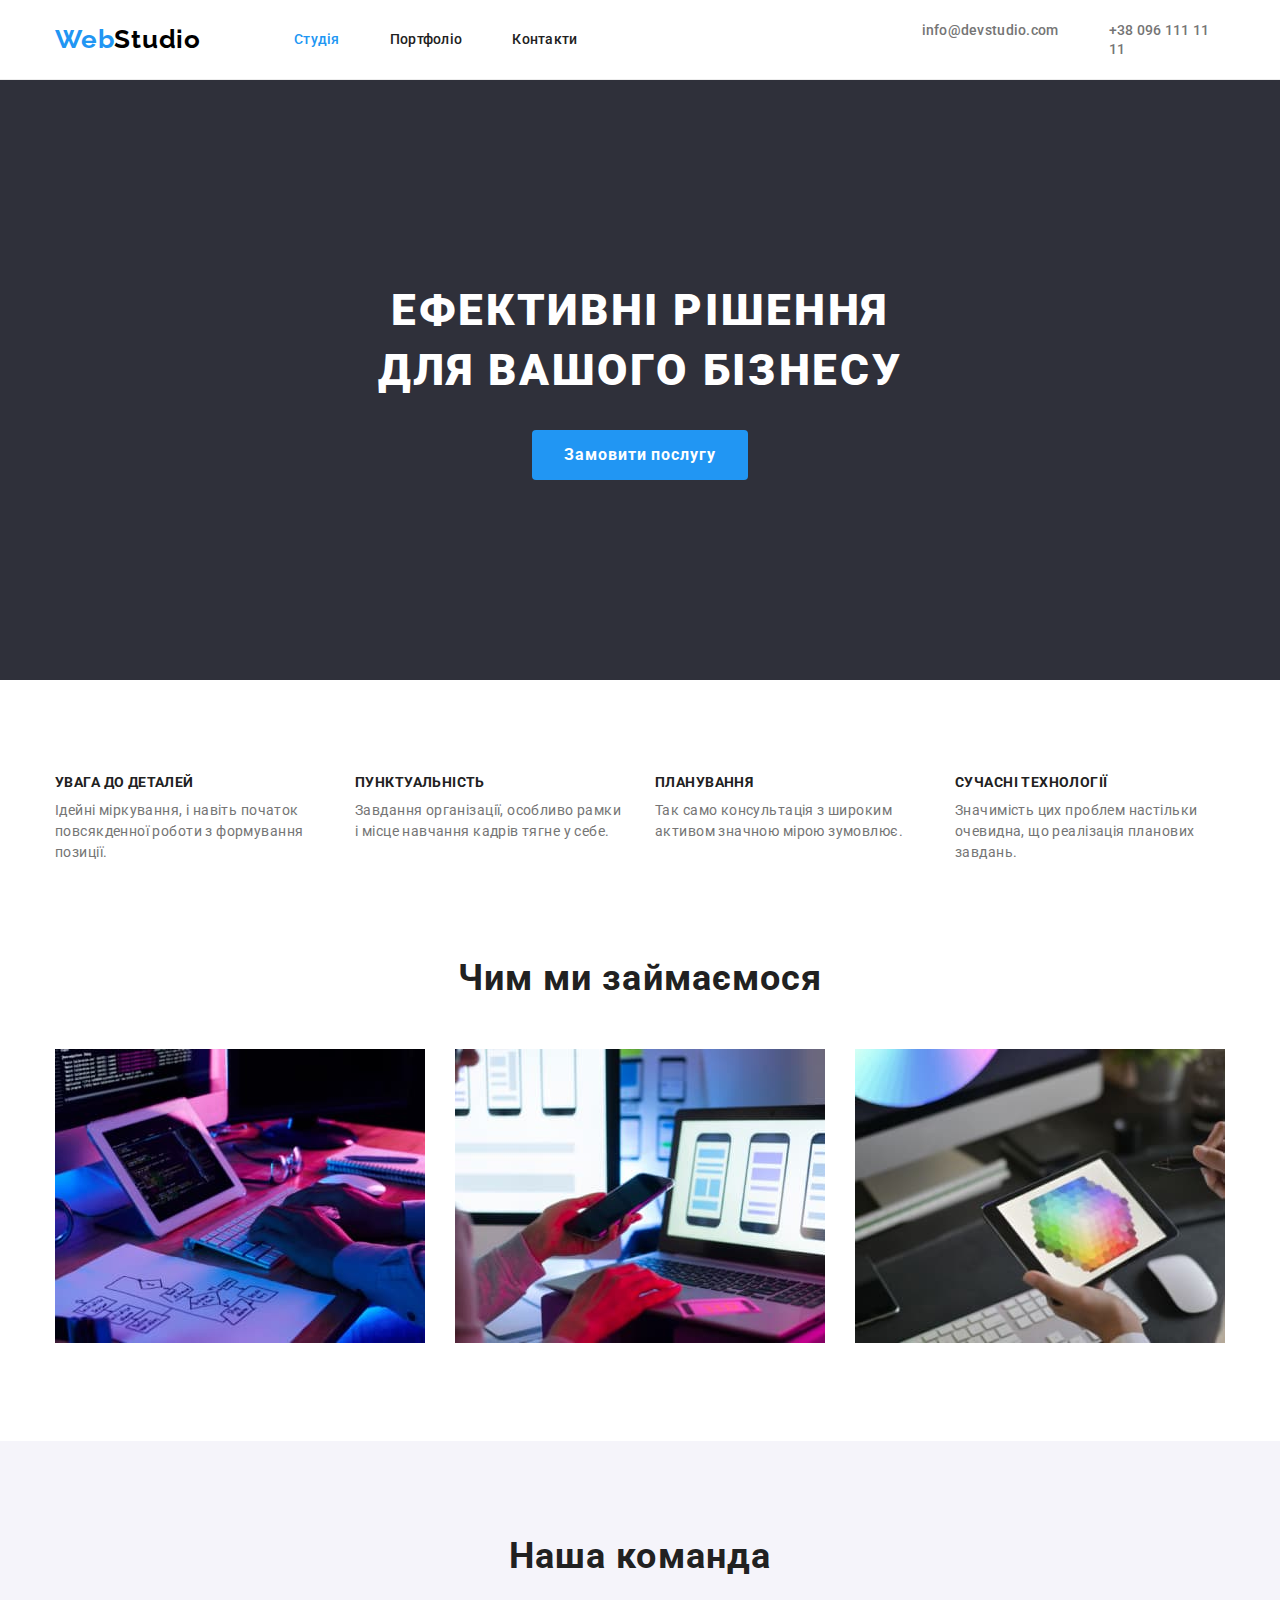
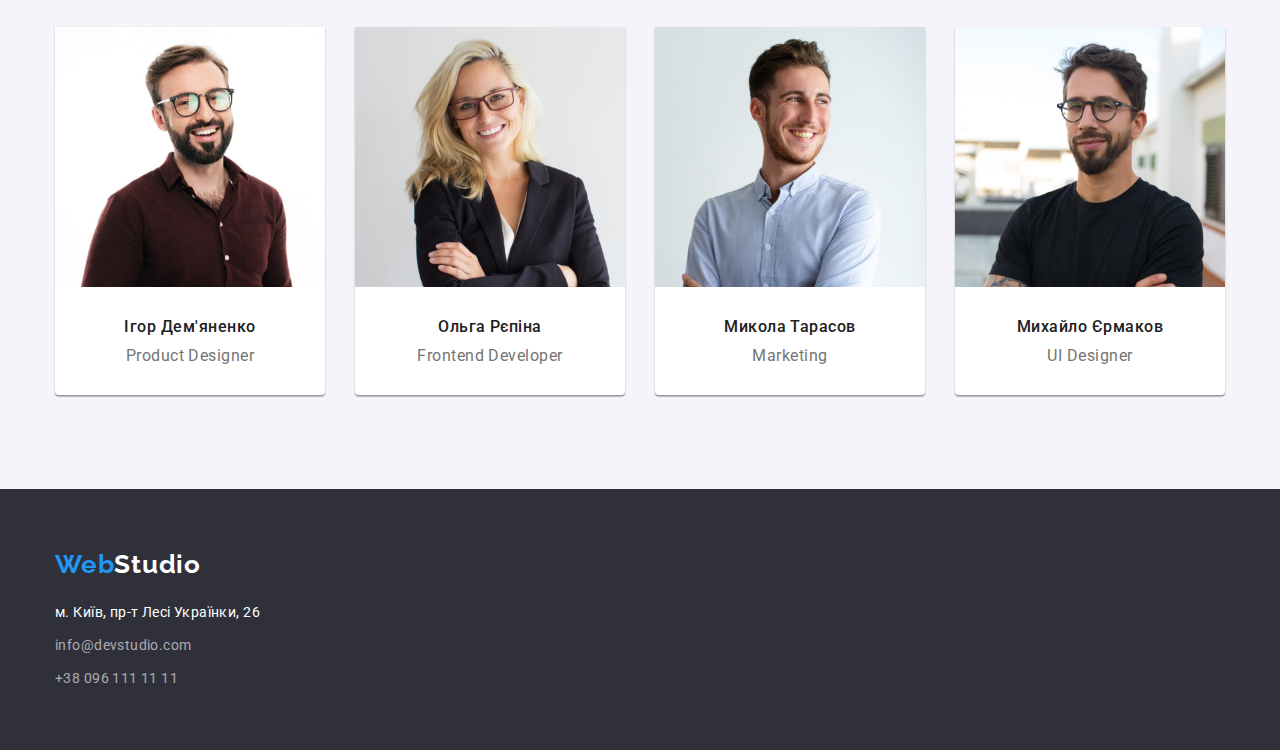
<file: index.html>
<!DOCTYPE html>
<html lang="uk">
  <head>
    <meta charset="UTF-8" />
    <meta http-equiv="X-UA-Compatible" content="IE=edge" />
    <meta name="viewport" content="width=device-width, initial-scale=1.0" />
    <link
      href="https://fonts.googleapis.com/css2?family=Raleway:wght@700&family=Roboto:wght@400;500;700;900&display=swap"
      rel="stylesheet"
    />
    <title>Document</title>
    <link
      rel="stylesheet"
      href="https://cdnjs.cloudflare.com/ajax/libs/modern-normalize/0.6.0/modern-normalize.min.css"
    />
    <link rel="stylesheet" href="./css/style.css" />
  </head>
  <body>
    <!-- Шапка сайта -->
    <header class="header">
      <div class="container header-container">
        <a class="logo" href="/"><span class="logo-text">Web</span>Studio</a>
        <nav>
          <ul class="header-nav list">
            <li><a href="#" class="header-nav-link active">Студія</a></li>
            <li>
              <a href="./portfolio.html" class="header-nav-link">Портфоліо</a>
            </li>
            <li><a href="#" class="header-nav-link">Контакти</a></li>
          </ul>
        </nav>

        <ul class="nav-contact list">
          <li class="nav-contact-list">
            <a class="header-contact" href="mailto:info@devstudio.com"
              >info@devstudio.com</a
            >
          </li>
          <li class="nav-contact-list">
            <a class="header-contact" href="tel:+380961111111"
              >+38 096 111 11 11</a
            >
          </li>
        </ul>
      </div>
    </header>
    <main>
      <!-- Секия под шапкой -->
      <section class="hero section">
        <div class="container">
          <h1 class="main-title">
            Ефективні рішення <br />
            для вашого бізнесу
          </h1>
          <button type="button" class="btn-order">Замовити послугу</button>
        </div>
      </section>
      <!-- Секция особенности компании -->
      <section class="features section">
        <div class="container features-container">
          <h2 class="hide">Особливоті</h2>
          <ul class="features-list list">
            <li class="features-item">
              <h3 class="title-features">УВАГА ДО ДЕТАЛЕЙ</h3>
              <p class="features-text">
                Ідейні міркування, і навіть початок повсякденної роботи з
                формування позиції.
              </p>
            </li>
            <li class="features-item">
              <h3 class="title-features">ПУНКТУАЛЬНІСТЬ</h3>
              <p class="features-text">
                Завдання організації, особливо рамки і місце навчання кадрів
                тягне у себе.
              </p>
            </li>
            <li class="features-item">
              <h3 class="title-features">ПЛАНУВАННЯ</h3>
              <p class="features-text">
                Так само консультація з широким активом значною мірою зумовлює.
              </p>
            </li>
            <li class="features-item">
              <h3 class="title-features">СУЧАСНІ ТЕХНОЛОГІЇ</h3>
              <p class="features-text">
                Значимість цих проблем настільки очевидна, що реалізація
                планових завдань.
              </p>
            </li>
          </ul>
        </div>
      </section>
      <!-- Секция чем мы занимаемся  -->
      <section class="about-us section">
        <div class="container">
          <h2 class="title">Чим ми займаємося</h2>
          <ul class="list about-list">
            <li>
              <img
                src="./images/aboutus1.jpg"
                alt="людина пише код на комп'ютері"
                width="370"
              />
            </li>
            <li>
              <img
                src="./images/aboutus2.jpg"
                alt="людина робить дизайн за ноутбуком"
                width="370"
              />
            </li>
            <li>
              <img
                src="./images/aboutus3.jpg"
                alt="людина обирає колір на планшеті"
                width="370"
              />
            </li>
          </ul>
        </div>
      </section>
      <!-- Секция наша команда -->
      <section class="our-team section">
        <div class="container team-container">
          <h2 class="title">Наша команда</h2>
          <ul class="list team-list">
            <li class="team-item">
              <img src="./images/igordevs.jpg" alt="Розробник" width="270" />
              <div class="team-wrap">
                <h3 class="our-team-title">Ігор Дем'яненко</h3>
                <p lang="en" class="our-team-text">Product Designer</p>
              </div>
            </li>
            <li class="team-item">
              <img src="./images/olenadev.jpg" alt="Розробниця" width="270" />
              <div class="team-wrap">
                <h3 class="our-team-title">Ольга Рєпіна</h3>
                <p lang="en" class="our-team-text">Frontend Developer</p>
              </div>
            </li>
            <li class="team-item">
              <img
                src="./images/mykolamarketing.jpg"
                alt="Розробник"
                width="270"
              />
              <div class="team-wrap">
                <h3 class="our-team-title">Микола Тарасов</h3>
                <p lang="en" class="our-team-text">Marketing</p>
              </div>
            </li>
            <li class="team-item">
              <img
                src="./images/mixadesigner.jpg"
                alt="Розробник"
                width="270"
              />
              <div class="team-wrap">
                <h3 class="our-team-title">Михайло Єрмаков</h3>
                <p lang="en" class="our-team-text">UI Designer</p>
              </div>
            </li>
          </ul>
        </div>
      </section>
    </main>
    <!-- Подвал сайта -->
    <footer class="footer">
      <div class="container">
        <a href="/" class="logo-footer"
          ><span class="logo-text">Web</span>Studio</a
        >
        <address>
          <p class="adress">м. Київ, пр-т Лесі Українки, 26</p>
          <ul class="footer-list list">
            <li class="footer-item">
              <a class="footer-contact" href="mailto:info@devstudio.com"
                >info@devstudio.com</a
              >
            </li>
            <li class="footer-item">
              <a class="footer-contact" href="tel:+380961111111"
                >+38 096 111 11 11</a
              >
            </li>
          </ul>
        </address>
      </div>
    </footer>
  </body>
</html>
</file>
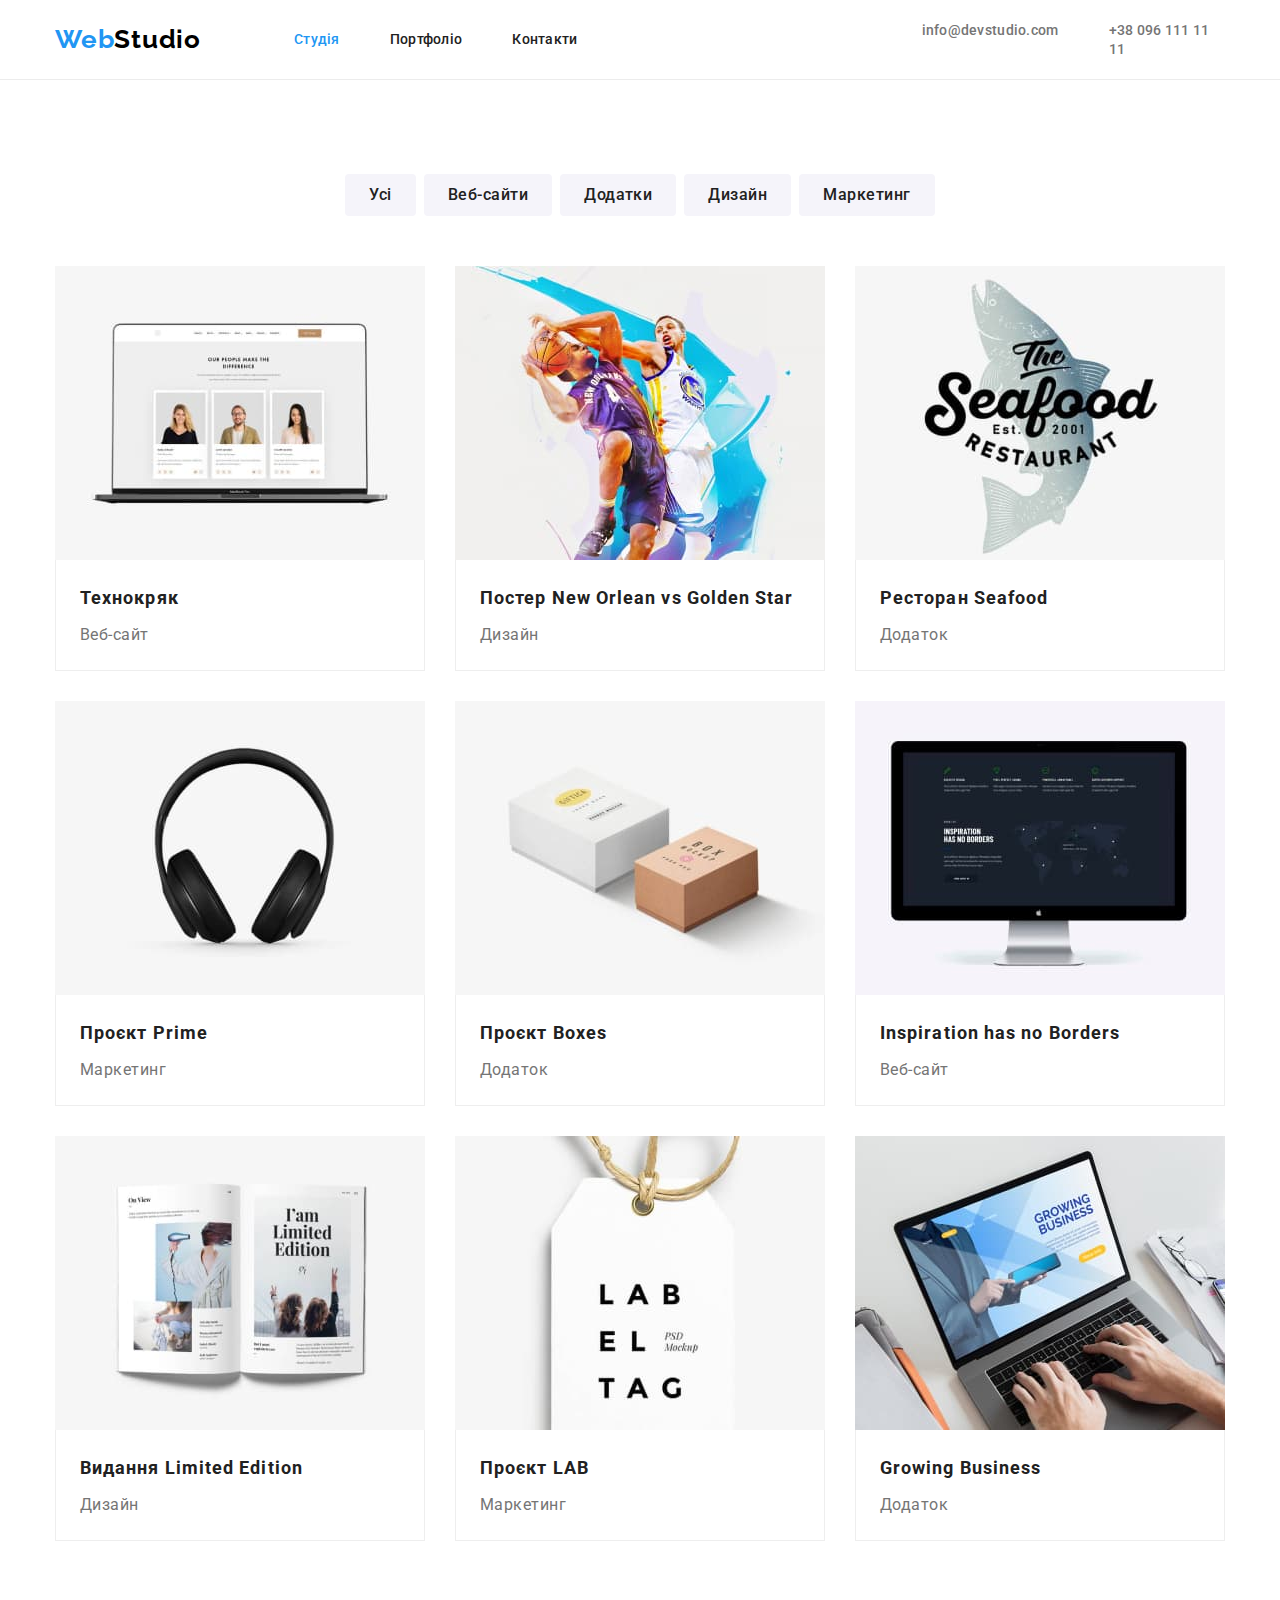
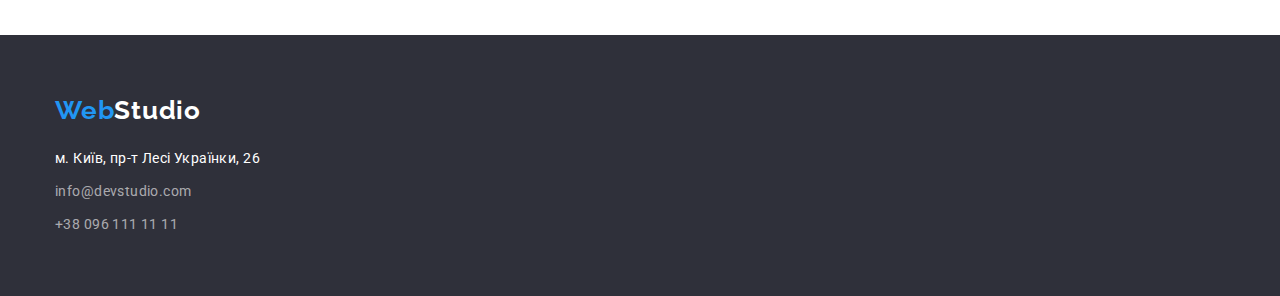
<file: portfolio.html>
<!DOCTYPE html>
<html lang="uk">
  <head>
    <meta charset="UTF-8" />
    <meta http-equiv="X-UA-Compatible" content="IE=edge" />
    <meta name="viewport" content="width=device-width, initial-scale=1.0" />
    <link
      href="https://fonts.googleapis.com/css2?family=Raleway:wght@700&family=Roboto:wght@400;500;700;900&display=swap"
      rel="stylesheet"
    />
    <title>Document</title>
    <link
      rel="stylesheet"
      href="https://cdnjs.cloudflare.com/ajax/libs/modern-normalize/0.6.0/modern-normalize.min.css"
    />
    <link rel="stylesheet" href="./css/style.css" />
  </head>
  <body>
    <!-- Шапка сайта -->
    <header class="header">
      <div class="container header-container">
        <a class="logo" href="/"><span class="logo-text">Web</span>Studio</a>
        <nav>
          <ul class="header-nav list">
            <li>
              <a href="./index.html" class="header-nav-link active">Студія</a>
            </li>
            <li>
              <a href="#" class="header-nav-link">Портфоліо</a>
            </li>
            <li><a href="#" class="header-nav-link">Контакти</a></li>
          </ul>
        </nav>

        <ul class="nav-contact list">
          <li class="nav-contact-list">
            <a class="header-contact" href="mailto:info@devstudio.com"
              >info@devstudio.com</a
            >
          </li>
          <li class="nav-contact-list">
            <a class="header-contact" href="tel:+380961111111"
              >+38 096 111 11 11</a
            >
          </li>
        </ul>
      </div>
    </header>
    <main>
      <!-- Секция портфолио -->
      <section class="portfolio section">
        <div class="container">
          <h1 class="hide">Портфоліо</h1>
          <ul class="list list-btn">
            <li><button type="button" class="btn-portfolio">Усі</button></li>
            <li>
              <button type="button" class="btn-portfolio">Веб-сайти</button>
            </li>
            <li>
              <button type="button" class="btn-portfolio">Додатки</button>
            </li>
            <li><button type="button" class="btn-portfolio">Дизайн</button></li>
            <li>
              <button type="button" class="btn-portfolio">Маркетинг</button>
            </li>
          </ul>
          <!-- спиосок работ -->
          <ul class="list list-works">
            <li class="works-item">
              <img
                src="./images/technokryak.jpg"
                alt="приклад веб-сайту "
                width="370"
                height="294"
              />
              <div class="work-border">
                <h2 class="portfolio-title">Технокряк</h2>
                <p class="portfolio-text">Веб-сайт</p>
              </div>
            </li>
            <li class="works-item">
              <img
                src="./images/postergolden.jpg"
                alt="приклад постеру"
                width="370"
                height="294"
              />
              <div class="work-border">
                <h2 class="portfolio-title">
                  Постер New Orlean vs Golden Star
                </h2>
                <p class="portfolio-text">Дизайн</p>
              </div>
            </li>
            <li class="works-item">
              <img
                src="./images/seafood.jpg"
                alt="приклад додатка для ресторана"
                width="370"
                height="294"
              />
              <div class="work-border">
                <h2 class="portfolio-title">Ресторан Seafood</h2>
                <p class="portfolio-text">Додаток</p>
              </div>
            </li>
            <li class="works-item">
              <img
                src="./images/prime.jpg"
                alt="приклад проекту з маркетинга"
                width="370"
                height="294"
              />
              <div class="work-border">
                <h2 class="portfolio-title">Проєкт Prime</h2>
                <p class="portfolio-text">Маркетинг</p>
              </div>
            </li>
            <li class="works-item">
              <img
                src="./images/boxes.jpg"
                alt="приклад додатка"
                width="370"
                height="294"
              />
              <div class="work-border">
                <h2 class="portfolio-title">Проєкт Boxes</h2>
                <p class="portfolio-text">Додаток</p>
              </div>
            </li>
            <li class="works-item">
              <img
                src="./images/inspirationhasobordes.jpg"
                alt="приклад веб-сайту"
                width="370"
                height="294"
              />
              <div class="work-border">
                <h2 class="portfolio-title">Inspiration has no Borders</h2>
                <p class="portfolio-text">Веб-сайт</p>
              </div>
            </li>
            <li class="works-item">
              <img
                src="./images/limitededition.jpg"
                alt="приклад дизайну"
                width="370"
                height="294"
              />
              <div class="work-border">
                <h2 class="portfolio-title">Видання Limited Edition</h2>
                <p class="portfolio-text">Дизайн</p>
              </div>
            </li>
            <li class="works-item">
              <img
                src="./images/projectlab.jpg"
                alt="приклад проекту з маркетинга"
                width="370"
                height="294"
              />
              <div class="work-border">
                <h2 class="portfolio-title">Проєкт LAB</h2>
                <p class="portfolio-text">Маркетинг</p>
              </div>
            </li>
            <li class="works-item">
              <img
                src="./images/growingbusiness.jpg"
                alt="приклад додатка"
                width="370"
                height="294"
              />
              <div class="work-border">
                <h2 class="portfolio-title">Growing Business</h2>
                <p class="portfolio-text">Додаток</p>
              </div>
            </li>
          </ul>
        </div>
      </section>
    </main>
    <!-- Подвал сайта -->
    <footer class="footer">
      <div class="container">
        <a href="/" class="logo-footer"
          ><span class="logo-text">Web</span>Studio</a
        >
        <address>
          <p class="adress">м. Київ, пр-т Лесі Українки, 26</p>
          <ul class="footer-list list">
            <li class="footer-item">
              <a class="footer-contact" href="mailto:info@devstudio.com"
                >info@devstudio.com</a
              >
            </li>
            <li class="footer-item">
              <a class="footer-contact" href="tel:+380961111111"
                >+38 096 111 11 11</a
              >
            </li>
          </ul>
        </address>
      </div>
    </footer>
  </body>
</html>
</file>
<file: css/style.css>
:root {
  --font-ral: 'Raleway', sans-serif;
  --color-blue: #2196f3;
  --color-gray: #757575;
  --color-black: #212121;
  --color-backgr-dark: #2f303a;
  --color-backgr-white: #f5f5f5;
  --color-backgr-gray: #f5f4fa;
}

body {
  font-family: 'Roboto', sans-serif;
  color: var(--color-black);
}
.container {
  width: 1200px;
  padding-left: 15px;
  padding-right: 15px;
  margin: 0 auto;
  /* outline: 2px solid red; */
}
.hide {
  border: 0;
  clip: rect(1px, 1px, 1px, 1px);
  -webkit-clip-path: inset(50%);
  clip-path: inset(50%);
  height: 1px;
  margin: -1px;
  overflow: hidden;
  padding: 0;
  position: absolute;
  width: 1px;
  word-wrap: normal !important;
}
.list {
  list-style: none;
  margin: 0;
  padding: 0;
}
h1,
h2,
h3,
h4,
h5,
h6,
p {
  margin: 0;
}
.section {
  padding-top: 94px;
  padding-bottom: 94px;
}
/* хедер */
.header a {
  text-decoration: none;
}
.header-nav {
  display: flex;
  gap: 50px;
}
.header-container {
  display: flex;
  align-items: center;
}
.header {
  border-bottom: 1px solid #ececec;
}

.logo {
  font-family: var(--font-ral);
  font-weight: 700;
  font-size: 26px;
  line-height: 1.1923em;
  letter-spacing: 0.03em;
  color: #000000;

  margin-right: 93px;
  padding-bottom: 24px;
  padding-top: 24px;
}
.logo-text {
  color: var(--color-blue);
}

.header-contact {
  font-weight: 500;
  font-size: 14px;
  line-height: 1.1428em;
  letter-spacing: 0.02em;
  color: var(--color-gray);
  padding-top: 32px;
  padding-bottom: 32px;
}

.nav-contact {
  display: flex;
  margin-left: 344px;
  gap: 50px;
}

.header-nav-link {
  font-weight: 500;
  font-size: 14px;
  line-height: 1.1428em;
  letter-spacing: 0.02em;
  color: var(--color-black);

  padding-top: 32px;
  padding-bottom: 32px;
}
.header-nav-link:focus,
.header-nav-link:hover,
.header-contact:hover,
.header-contact:focus {
  color: var(--color-blue);
}
.active {
  color: var(--color-blue);
}
/* СТИЛИ К ИНДЕКС ХТМЛ */
/* секция под шапкой */
.hero {
  background: var(--color-backgr-dark);
  text-align: center;
  padding-top: 200px;
  padding-bottom: 200px;
}
.main-title {
  font-weight: 900;
  font-size: 44px;
  line-height: 1.3636em;

  text-align: center;
  letter-spacing: 0.06em;
  text-transform: uppercase;
  color: #ffffff;
  margin-bottom: 30px;
}
.btn-order {
  font-family: 'Roboto';
  font-weight: 700;
  font-size: 16px;
  line-height: 1.875em;
  background: var(--color-blue);
  color: #ffffff;
  letter-spacing: 0.06em;
  border: none;
  cursor: pointer;
  border-radius: 4px;

  padding: 10px 32px;
}
/* секция особенности компании */

.features-list {
  display: flex;
  gap: 30px;
}
.title-features {
  font-weight: 700;
  font-size: 14px;
  line-height: 1.1428em;
  letter-spacing: 0.03em;
  text-transform: uppercase;

  color: var(--color-black);

  margin-bottom: 10px;
}
.features-item {
  width: 270px;
}
.features-text {
  font-size: 14px;
  line-height: 1.5em;
  letter-spacing: 0.03em;

  color: var(--color-gray);
}

/* секция чем мы занимаемся */
.about-us {
  padding-top: 0px;
}
.title {
  font-weight: 700;
  font-size: 36px;
  line-height: 1.1666em;
  text-align: center;
  letter-spacing: 0.03em;

  color: var(--color-black);

  margin-bottom: 50px;
}
.about-list {
  margin-top: 50px;
  /* padding-bottom: 94px; */
  display: flex;
  justify-content: space-evenly;
  gap: 30px;
}

/* секция наша команда */
.our-team {
  background: var(--color-backgr-gray);
}
.team-wrap {
  padding: 30px 0px;
}
.team-item img {
  display: block;
}
.team-list {
  display: flex;
  justify-content: space-between;
  gap: 30px;
}
.team-item {
  background-color: #ffffff;

  box-shadow: 0px 1px 3px rgba(0, 0, 0, 0.12), 0px 1px 1px rgba(0, 0, 0, 0.14),
    0px 2px 1px rgba(0, 0, 0, 0.2);
  border-radius: 0px 0px 4px 4px;
}
.our-team-title {
  font-weight: 500;
  font-size: 16px;
  line-height: 1.1875em;

  text-align: center;
  letter-spacing: 0.03em;

  margin-bottom: 10px;
}
.our-team-text {
  font-size: 16px;
  line-height: 1.1875em;
  text-align: center;
  letter-spacing: 0.03em;

  color: var(--color-gray);
}
/* Подвал сайта */
.footer a {
  text-decoration: none;
}

.footer {
  background: var(--color-backgr-dark);
  padding: 60px 0px 60px;
}
.logo-footer {
  display: inline-block;

  font-family: var(--font-ral);
  font-weight: 700;
  font-size: 26px;
  line-height: 1.1923em;
  letter-spacing: 0.03em;

  color: #ffffff;

  margin-bottom: 20px;
}
.adress {
  font-style: normal;
  font-size: 14px;
  line-height: 1.7142em;
  letter-spacing: 0.03em;
  color: #ffffff;
  margin-bottom: 9px;
}

.footer-contact {
  font-style: normal;
  font-size: 14px;
  line-height: 1.7142em;
  letter-spacing: 0.03em;
  color: rgba(255, 255, 255, 0.6);
}
.footer-item:first-child {
  margin-bottom: 9px;
}

/* СТИЛИ К СТРАНИЦЕ ПОРТФОЛИО */
.portfolio {
}
.btn-portfolio {
  font-family: 'Roboto';
  font-weight: 500;
  font-size: 16px;
  line-height: 1.625em;
  text-align: center;
  letter-spacing: 0.03em;
  color: var(--color-black);
  background-color: var(--color-backgr-gray);
  border-radius: 4px;
  border-color: transparent;
  cursor: pointer;

  padding: 6px 22px;
}
.list-btn {
  display: flex;
  justify-content: center;
  gap: 8px;

  /* padding-top: 94px; */
  margin-bottom: 50px;
}
.btn-portfolio:hover,
.btn-portfolio:focus {
  background-color: var(--color-blue);
  color: #ffffff;
}
.list-works {
  display: flex;
  flex-wrap: wrap;
  justify-content: space-evenly;
  gap: 30px;
  /* padding-bottom: 94px; */
}
/* .works-item {
    box-sizing: border-box;
    border: 1px solid #eeeeee;
  } */
.work-border {
  border-left: 1px solid #eeeeee;
  border-bottom: 1px solid #eeeeee;
  border-right: 1px solid #eeeeee;
  padding: 20px 24px;
}
.portfolio-title {
  font-weight: 700;
  font-size: 18px;
  line-height: 2em;
  letter-spacing: 0.06em;
  color: var(--color-black);
  margin-bottom: 4px;
}
.portfolio-text {
  font-size: 16px;
  line-height: 1.875em;
  letter-spacing: 0.03em;

  color: var(--color-gray);
}
.works-item img {
  display: block;
}
</file>
